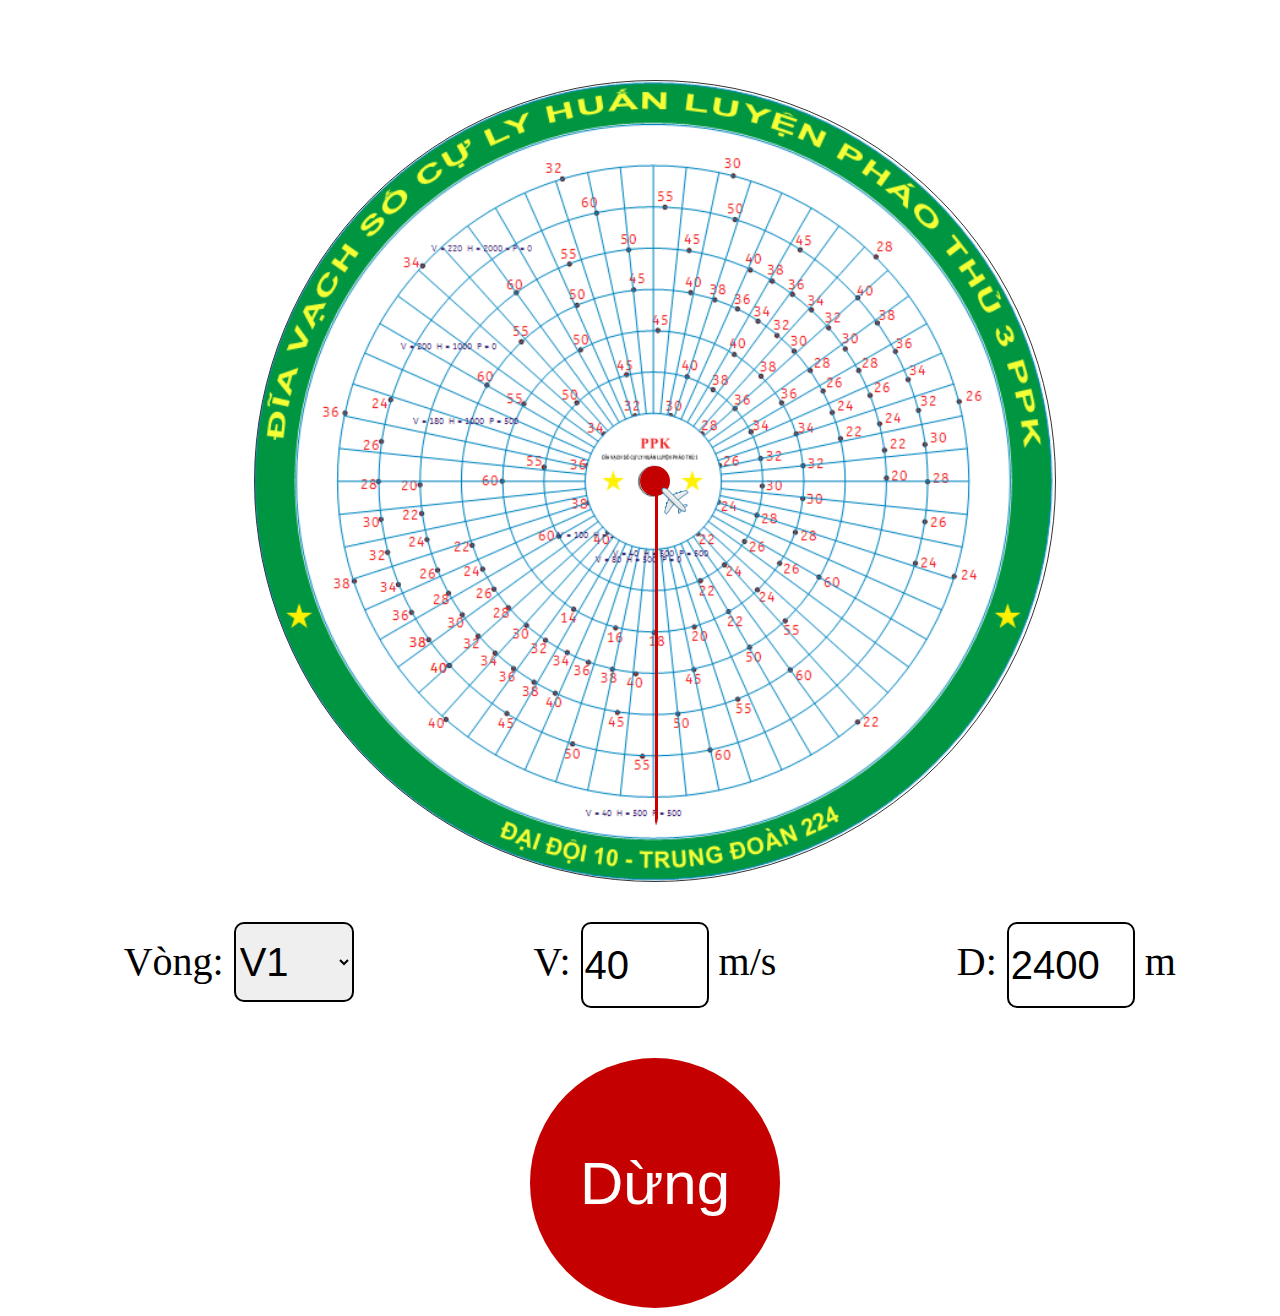
<file: index.html>
<!DOCTYPE html>
<html lang="en">

<head>
    <meta charset="UTF-8">
    <title>Dia Cu Ly</title>
    <link rel="stylesheet" href="./index.css">
</head>

<body>
    <div class="container-zone">
        <div class="clock-zone">
            <div id="clock">
                <div id="center"></div>
                <div id="secondHand"></div>
                <div id="airplan"></div>
            </div>
        </div>
        <div class="text-zone">
            <div class="one-field">
                <span>Vòng:</span>
                <select id="round" class="text-window">
                    <option value="1">V1</option>
                    <option value="2">V2</option>
                    <option value="3">V3</option>
                    <option value="4">V4</option>
                </select>
            </div>
            <div class="one-field">
                <span>V:</span>
                <input type="number" id="speed" value="40" class="text-window" min="0" maxlength="4" max="400"> <span>m/s</span>
            </div>
            <div class="one-field">
                <span>D:</span>
                <input type="number" id="distance" value="2400" class="text-window" min="0" maxlength="4" max="8000"> <span>m</span>
            </div>
        </div>

        <div class="button-zone">
            <button id="stopButton">Dừng</button>
        </div>
    </div>
</body>
<script src="./index.js"></script>

</html>
</file>
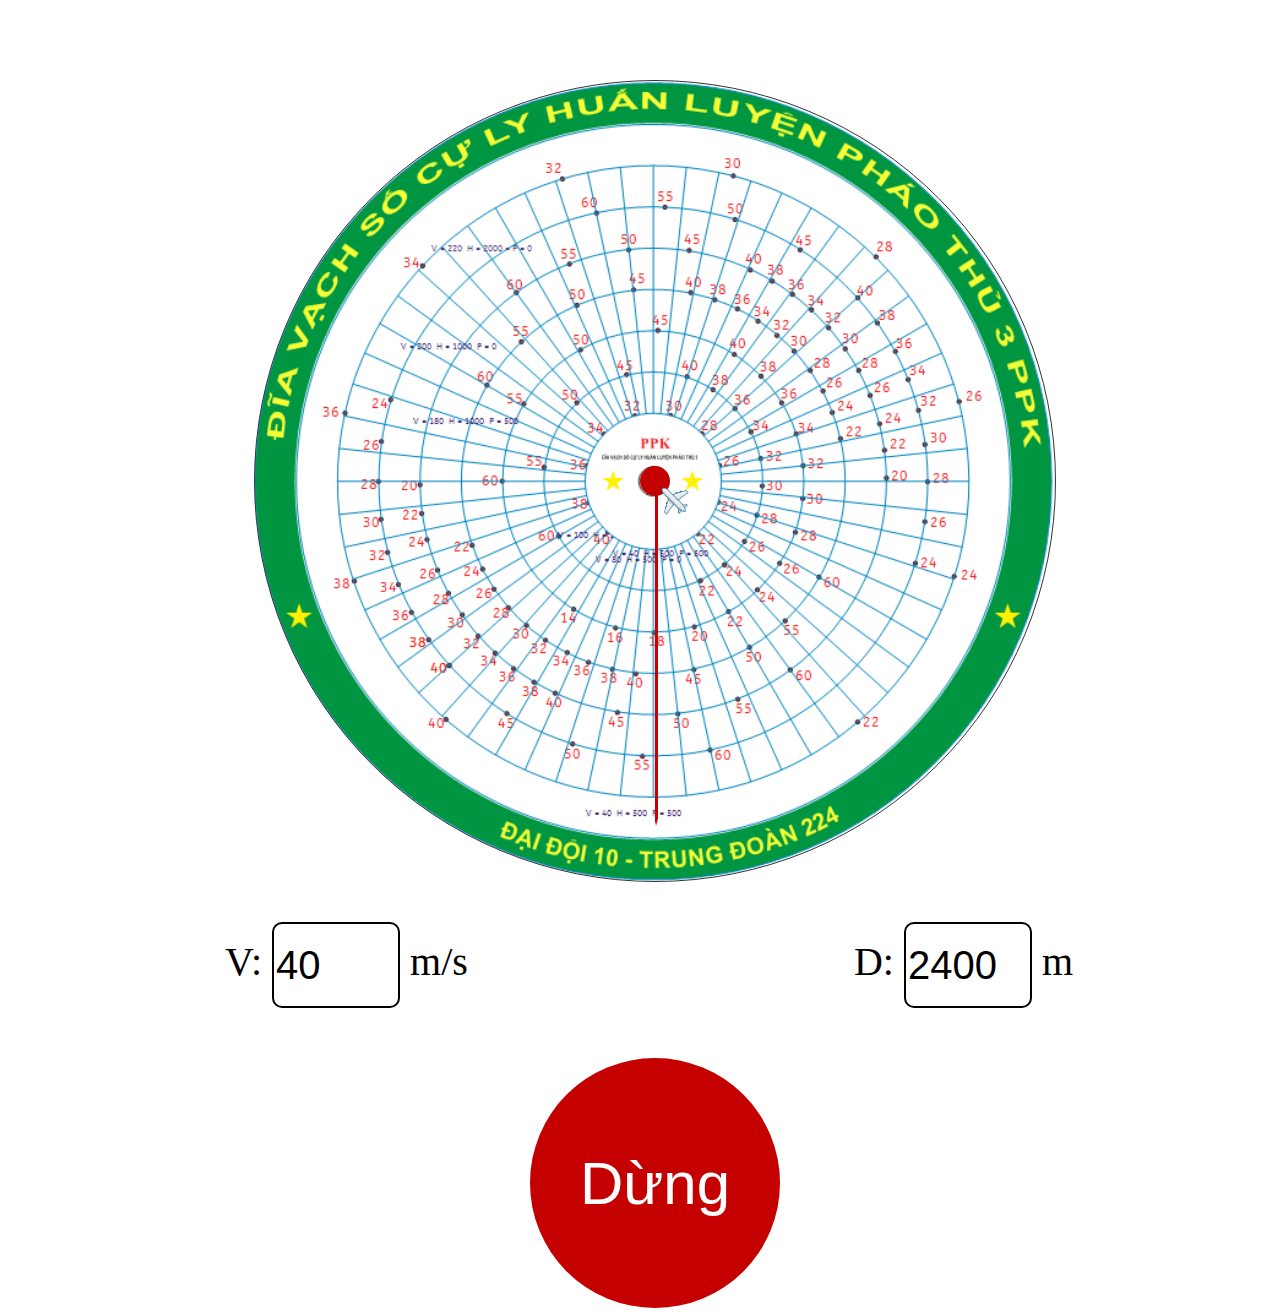
<file: clock.html>
<!DOCTYPE html>
<html lang="en">

<head>
    <meta charset="UTF-8">
    <title>Dia Cu Ly</title>
    <style>
        #clock {
            width: 800px;
            height: 800px;
            border: 1px solid #333;
            border-radius: 50%;
            position: relative;
            background-image: url(./face.png);
            background-size: cover;
            /* Adjusts the background image to cover the entire div */
            background-repeat: no-repeat;
            /* Prevents the background image from repeating */
            background-position: center;
            /* Centers the background image */
        }

        #center {
            position: absolute;
            top: 50%;
            left: 50%;
            transform: translate(-50%, -50%);
            width: 30px;
            height: 30px;
            background-color: #c50000;
            border-radius: 50%;
            z-index: 5;
        }

        #secondHand {
            position: absolute;
            top: 50%;
            left: 50%;
            transform-origin: 0% 0%;
            background-image: url(./arrow.png);
            background-size: cover;
            /* Adjusts the background image to cover the entire div */
            background-repeat: no-repeat;
            /* Prevents the background image from repeating */
            background-position: center;
            /* Centers the background image */
            width: 3px;
            height: 43%;
            transition: transform 0.5s cubic-bezier(0.42, 0, 0.58, 1);
            animation: rotateSeconds 60s linear infinite;
        }

        @keyframes rotateSeconds {
            from {
                transform: rotate(0deg);
            }

            to {
                transform: rotate(360deg);
            }
        }

        #airplan {
            width: 40px;
            z-index: 5;
            height: 40px;
            position: absolute;
            transform-origin: 0% 0%;
            top: calc(50%);
            left: calc(50%);
            background-image: url(./air.png);
            background-size: cover;
            /* Adjusts the background image to cover the entire div */
            background-repeat: no-repeat;
            /* Prevents the background image from repeating */
            background-position: center;
            /* Centers the background image */
            transition: transform 0.5s cubic-bezier(0.42, 0, 0.58, 1);
            animation: moveAround 60s linear infinite;
        }

        @keyframes moveAround {
            from {
                transform: rotate(95deg) translate(400px) rotate(-140deg);
            }

            to {
                transform: rotate(455deg) translate(400px) rotate(-140deg);
            }
        }

        #stopButton {
            margin-top: 20px;
            cursor: pointer;
            background-color: #c50000;
            border-radius: 50%;
            width: 250px;
            height: 250px;
            border: none;
            color: white;
            font-size: 60px;
        }

        #speed-up {
            margin-top: 20px;
            cursor: pointer;
            background-color: gray;
            border-radius: 50%;
            width: 150px;
            height: 150px;
            border: none;
            color: white;
            font-size: 80px;
            margin-left: 30px;
            margin-right: 30px;
            margin-top: 100px;
        }

        #speed-down {
            margin-top: 20px;
            cursor: pointer;
            background-color: green;
            border-radius: 50%;
            width: 150px;
            height: 150px;
            border: none;
            color: white;
            font-size: 80px;
            margin-left: 20px;
            margin-right: 20px;
            margin-top: 100px;
        }

        .container-zone {
            justify-content: center;
            margin-top: 80px;
            margin-left: 30px;
            /* display: inline-flex; */
        }

        .button-zone {
            justify-content: center;
            display: flex;
            align-content: center;
            width: 100%;
        }

        .clock-zone {
            width: 100%;
            justify-content: center;
            display: flex;
            align-content: center;
        }

        #userInput {
            margin-top: 30px;
            font-size: 30px;
        }

        .save-speed {
            font-size: 30px;
            color: white;
            background-color: green;
            border: none;
            border-radius: 10px;
        }

        .text-zone {
            font-size: 30px;
            justify-content: center;
            margin-top: 30px;
            display: inline-flex;
            width: 100%;
            margin-bottom: 20px;
        }

        .one-field {
            width: 50%;
            font-size: 40px;
            padding: 10px;
            margin-left: auto;
            margin-right: auto;
            display: flex;
            justify-content: center;
            line-height: 2.0;
        }

        .text-window {
            width: 120px;
            height: 80px;
            margin-left: 10px;
            margin-right: 10px;
            border: solid black 2px;
            font-size: 40px;
            border-radius: 10px;
        }

        .speed-number {
            color: red;
            font-weight: 600;
            font-size: 40px;
        }
    </style>
</head>

<body>
    <div class="container-zone">
        <div class="clock-zone">
            <div id="clock">
                <div id="center"></div>
                <div id="secondHand">
                </div>
                <div id="airplan"></div>
            </div>
        </div>
        <div class="text-zone">
            <!-- <div id="output">
                <span>Tốc độ quay kim hiện tại là <span class="speed-number">60</span> giây một vòng</span>
            </div> -->
            <div class="one-field">
                <span>V:</span> <input type="number" id="speed" name="speed" value="40" class="text-window" min="0"
                    maxlength="4" pattern="\d*" max="400" onkeyup="calculateSpeed()"> <span>m/s</span>
            </div>
            <div class="one-field">
                <span>D:</span><input type="number" id="distance" value="2400" class="text-window" min="0" maxlength="4"
                    pattern="\d*" max="8000" onkeyup="calculateSpeed()"><span>m</span>
            </div>
        </div>

        <div class="button-zone">
            <!-- <button id="speed-up" onclick="SpeedDown()">-</button> -->
            <button id="stopButton">Dừng</button>
            <!-- <button id="speed-down" onclick="SpeedUp()">+</button> -->
        </div>
        <div>
</body>
<script>
    let isRotating = true;
    const secondHand = document.getElementById('secondHand');
    const stopButton = document.getElementById('stopButton');
    const airplan = document.getElementById('airplan');
    const tempSpeed = document.getElementById('speed').value;
    const tempDistance = document.getElementById('distance').value;

    var currentSpeed = tempDistance / tempSpeed;

    stopButton.addEventListener('click', () => {
        if (isRotating) {
            secondHand.style.animationPlayState = 'paused';
            airplan.style.animationPlayState = 'paused';
            stopButton.textContent = 'Tiếp Tục';
            stopButton.style.backgroundColor = "darkcyan";
        } else {
            secondHand.style.animationPlayState = 'running';
            airplan.style.animationPlayState = 'running';
            stopButton.textContent = 'Dừng';
            stopButton.style.backgroundColor = "#c50000";
        }
        isRotating = !isRotating;
    });

    function calculateSpeed() {
        const tempSpeed = document.getElementById('speed').value;
        const tempDistance = document.getElementById('distance').value;
        console.log("xxxxxxx", tempSpeed);

        if (tempSpeed != 0) {
            currentSpeed = tempDistance / tempSpeed;
        }
        SaveSpeed();
    }

    function SpeedUp() {
        if (currentSpeed > 1) {
            currentSpeed = currentSpeed - 1;
        }
        SaveSpeed();
    }

    function SpeedDown() {
        currentSpeed = currentSpeed + 1;
        SaveSpeed();
    }

    function SaveSpeed() {
        var outputDiv = document.getElementById('output');
        let currentState = secondHand.style.animationPlayState;

        secondHand.style.animation = 'rotateSeconds ' + currentSpeed + 's linear infinite';
        airplan.style.animation = 'moveAround ' + currentSpeed + 's linear infinite';
        secondHand.style.animationPlayState = currentState;
        airplan.style.animationPlayState = currentState;
        //outputDiv.innerHTML = '<span>Tốc độ quay kim hiện tại là <span class="speed-number">' + currentSpeed + '</span> giây một vòng</span>';
    }
</script>


</html>
</file>
<file: index.css>
#clock {
            width: 800px;
            height: 800px;
            border: 1px solid #333;
            border-radius: 50%;
            position: relative;
            background-image: url(./face.png);
            background-size: cover;
            /* Adjusts the background image to cover the entire div */
            background-repeat: no-repeat;
            /* Prevents the background image from repeating */
            background-position: center;
            /* Centers the background image */
        }

        #center {
            position: absolute;
            top: 50%;
            left: 50%;
            transform: translate(-50%, -50%);
            width: 30px;
            height: 30px;
            background-color: #c50000;
            border-radius: 50%;
            z-index: 5;
        }

        #secondHand {
            position: absolute;
            top: 50%;
            left: 50%;
            transform-origin: 0% 0%;
            background-image: url(./arrow.png);
            background-size: cover;
            /* Adjusts the background image to cover the entire div */
            background-repeat: no-repeat;
            /* Prevents the background image from repeating */
            background-position: center;
            /* Centers the background image */
            width: 3px;
            height: 43%;
            transition: transform 0.5s cubic-bezier(0.42, 0, 0.58, 1);
            animation: rotateSeconds 60s linear infinite;
        }

        @keyframes rotateSeconds {
            from {
                transform: rotate(0deg);
            }

            to {
                transform: rotate(360deg);
            }
        }

        #airplan {
            width: 40px;
            z-index: 5;
            height: 40px;
            position: absolute;
            transform-origin: 0% 0%;
            top: calc(50%);
            left: calc(50%);
            background-image: url(./air.png);
            background-size: cover;
            /* Adjusts the background image to cover the entire div */
            background-repeat: no-repeat;
            /* Prevents the background image from repeating */
            background-position: center;
            /* Centers the background image */
            transition: transform 0.5s cubic-bezier(0.42, 0, 0.58, 1);
            animation: moveAround 60s linear infinite;
        }

        @keyframes moveAround {
            from {
                transform: rotate(95deg) translate(400px) rotate(-140deg);
            }

            to {
                transform: rotate(455deg) translate(400px) rotate(-140deg);
            }
        }

        #stopButton {
            margin-top: 20px;
            cursor: pointer;
            background-color: #c50000;
            border-radius: 50%;
            width: 250px;
            height: 250px;
            border: none;
            color: white;
            font-size: 60px;
        }

        #speed-up {
            margin-top: 20px;
            cursor: pointer;
            background-color: gray;
            border-radius: 50%;
            width: 150px;
            height: 150px;
            border: none;
            color: white;
            font-size: 80px;
            margin-left: 30px;
            margin-right: 30px;
            margin-top: 100px;
        }

        #speed-down {
            margin-top: 20px;
            cursor: pointer;
            background-color: green;
            border-radius: 50%;
            width: 150px;
            height: 150px;
            border: none;
            color: white;
            font-size: 80px;
            margin-left: 20px;
            margin-right: 20px;
            margin-top: 100px;
        }

        .container-zone {
            justify-content: center;
            margin-top: 80px;
            margin-left: 30px;
            /* display: inline-flex; */
        }

        .button-zone {
            justify-content: center;
            display: flex;
            align-content: center;
            width: 100%;
        }

        .clock-zone {
            width: 100%;
            justify-content: center;
            display: flex;
            align-content: center;
        }

        #userInput {
            margin-top: 30px;
            font-size: 30px;
        }

        .save-speed {
            font-size: 30px;
            color: white;
            background-color: green;
            border: none;
            border-radius: 10px;
        }

        .text-zone {
            font-size: 30px;
            justify-content: center;
            margin-top: 30px;
            display: inline-flex;
            width: 100%;
            margin-bottom: 20px;
        }

        .one-field {
            width: 50%;
            font-size: 40px;
            padding: 10px;
            margin-left: auto;
            margin-right: auto;
            display: flex;
            justify-content: center;
            line-height: 2.0;
        }

        .text-window {
            width: 120px;
            height: 80px;
            margin-left: 10px;
            margin-right: 10px;
            border: solid black 2px;
            font-size: 40px;
            border-radius: 10px;
        }

        .speed-number {
            color: red;
            font-weight: 600;
            font-size: 40px;
        }
</file>
